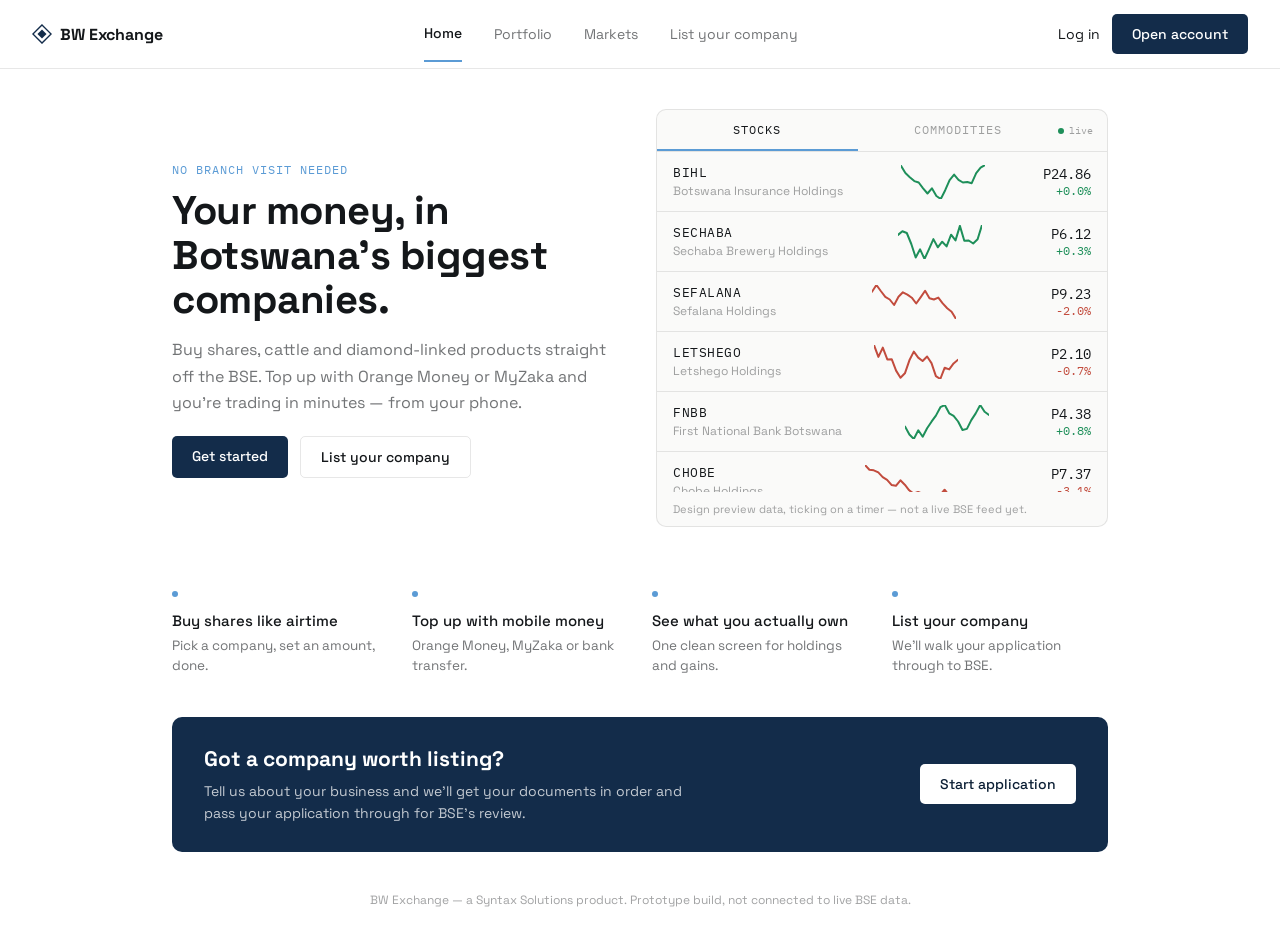
<file: index.html>
<!DOCTYPE html>
<html lang="en">
<head>
<meta charset="UTF-8" />
<meta name="viewport" content="width=device-width, initial-scale=1.0" />
<title>BW Exchange — Home</title>
<link rel="stylesheet" href="style.css" />
<style>
  .hero { display: grid; grid-template-columns: 1fr; gap: 32px; padding: 40px 32px 24px; max-width: 1000px; margin: 0 auto; align-items: center; }
  @media (min-width: 760px) { .hero { grid-template-columns: 1fr 1fr; } }
  .eyebrow { display: inline-block; color: var(--flag-blue); font-family: 'IBM Plex Mono', monospace; font-size: 12px; letter-spacing: 1px; text-transform: uppercase; margin-bottom: 12px; }
  .hero h1 { font-size: 40px; font-weight: 700; line-height: 1.12; letter-spacing: -0.5px; margin: 0; }
  .hero p { color: var(--text-secondary); font-size: 16px; margin-top: 14px; line-height: 1.65; max-width: 440px; }
  .hero-actions { display: flex; gap: 12px; margin-top: 20px; }
  .board { background: var(--off-white); border-radius: 10px; border: 1px solid var(--border); overflow: hidden; }
  .board-tabs { display: flex; border-bottom: 1px solid var(--border); align-items: center; }
  .board-tab { flex: 1; padding: 12px 0; background: none; border: none; cursor: pointer; font-family: 'IBM Plex Mono', monospace; font-size: 12px; letter-spacing: 1px; text-transform: uppercase; color: var(--text-muted); border-bottom: 2px solid transparent; }
  .board-tab.active { color: var(--black); border-bottom: 2px solid var(--flag-blue); }
  .live-dot { display: flex; align-items: center; gap: 5px; padding-right: 14px; font-size: 10px; color: var(--text-muted); font-family: 'IBM Plex Mono', monospace; }
  .live-dot span.dot { width: 6px; height: 6px; border-radius: 50%; background: var(--green); display: inline-block; }
  .board-rows { max-height: 340px; overflow-y: auto; }
  .row { display: flex; align-items: center; justify-content: space-between; padding: 12px 16px; border-bottom: 1px solid var(--border); }
  .row:last-child { border-bottom: none; }
  .row .sym { font-family: 'IBM Plex Mono', monospace; font-size: 13px; letter-spacing: 0.5px; }
  .row .name { font-size: 12px; color: var(--text-muted); margin-top: 2px; }
  .row .price { font-family: 'IBM Plex Mono', monospace; font-size: 14px; text-align: right; }
  .row .chg { font-family: 'IBM Plex Mono', monospace; font-size: 12px; text-align: right; }
  .board-note { padding: 10px 16px; font-size: 11px; color: var(--text-muted); }

  .features { display: grid; grid-template-columns: 1fr; gap: 24px; max-width: 1000px; margin: 40px auto 0; padding: 0 32px; }
  @media (min-width: 760px) { .features { grid-template-columns: repeat(4, 1fr); } }
  .feature .dot { width: 6px; height: 6px; border-radius: 50%; background: var(--flag-blue); margin-bottom: 14px; }
  .feature h3 { font-size: 15px; font-weight: 500; margin: 0 0 6px; }
  .feature p { font-size: 13.5px; color: var(--text-secondary); line-height: 1.5; margin: 0; }

  .cta-band { max-width: 1000px; margin: 40px auto 0; padding: 0 32px; }
  .cta-inner { background: var(--navy); border-radius: 10px; padding: 28px 32px; display: flex; align-items: center; justify-content: space-between; gap: 24px; flex-wrap: wrap; }
  .cta-inner h3 { color: var(--white); font-size: 21px; margin: 0 0 8px; }
  .cta-inner p { color: rgba(255,255,255,0.75); font-size: 14px; line-height: 1.6; margin: 0; max-width: 480px; }
  .cta-inner .btn { background: var(--white); color: var(--navy-deep); white-space: nowrap; }
</style>
</head>
<body>

<nav class="nav">
  <a href="index.html" class="nav-logo">
    <svg width="20" height="20" viewBox="0 0 22 22"><polygon points="11,1 21,11 11,21 1,11" fill="none" stroke="#132C4A" stroke-width="1.5"/><polygon points="11,6 16,11 11,16 6,11" fill="#132C4A"/></svg>
    BW Exchange
  </a>
  <div class="nav-links">
    <a href="index.html" class="active">Home</a>
    <a href="dashboard.html">Portfolio</a>
    <a href="trade.html">Markets</a>
    <a href="listing-request.html">List your company</a>
  </div>
  <div class="nav-right">
    <a href="onboarding.html" class="btn-text">Log in</a>
    <a href="onboarding.html" class="btn btn-primary">Open account</a>
    <button class="nav-toggle" id="nav-toggle" aria-label="Menu">
      <svg width="22" height="22" viewBox="0 0 22 22"><line x1="3" y1="6" x2="19" y2="6" stroke="#14171A" stroke-width="1.6"/><line x1="3" y1="11" x2="19" y2="11" stroke="#14171A" stroke-width="1.6"/><line x1="3" y1="16" x2="19" y2="16" stroke="#14171A" stroke-width="1.6"/></svg>
    </button>
  </div>
  <div class="nav-dropdown" id="nav-dropdown">
    <a href="index.html" class="active">Home</a>
    <a href="dashboard.html">Portfolio</a>
    <a href="trade.html">Markets</a>
    <a href="listing-request.html">List your company</a>
    <a href="onboarding.html">Log in / Open account</a>
  </div>
</nav>

<div class="hero">
  <div>
    <div class="eyebrow">No branch visit needed</div>
    <h1>Your money, in Botswana's biggest companies.</h1>
    <p>Buy shares, cattle and diamond-linked products straight off the BSE. Top up with Orange Money or MyZaka and you're trading in minutes — from your phone.</p>
    <div class="hero-actions">
      <a href="onboarding.html" class="btn btn-primary">Get started</a>
      <a href="listing-request.html" class="btn btn-ghost">List your company</a>
    </div>
  </div>

  <div class="board">
    <div class="board-tabs">
      <button class="board-tab active" data-tab="stocks">Stocks</button>
      <button class="board-tab" data-tab="commodities">Commodities</button>
      <div class="live-dot"><span class="dot"></span>live</div>
    </div>
    <div class="board-rows" id="board-rows"></div>
    <div class="board-note">Design preview data, ticking on a timer — not a live BSE feed yet.</div>
  </div>
</div>

<div class="features">
  <div class="feature"><div class="dot"></div><h3>Buy shares like airtime</h3><p>Pick a company, set an amount, done.</p></div>
  <div class="feature"><div class="dot"></div><h3>Top up with mobile money</h3><p>Orange Money, MyZaka or bank transfer.</p></div>
  <div class="feature"><div class="dot"></div><a href="dashboard.html"><h3>See what you actually own</h3></a><p>One clean screen for holdings and gains.</p></div>
  <div class="feature"><div class="dot"></div><a href="listing-request.html"><h3>List your company</h3></a><p>We'll walk your application through to BSE.</p></div>
</div>

<div class="cta-band">
  <div class="cta-inner">
    <div>
      <h3>Got a company worth listing?</h3>
      <p>Tell us about your business and we'll get your documents in order and pass your application through for BSE's review.</p>
    </div>
    <a href="listing-request.html" class="btn">Start application</a>
  </div>
</div>

<div class="footer">BW Exchange — a Syntax Solutions product. Prototype build, not connected to live BSE data.</div>

<script>
document.getElementById("nav-toggle").addEventListener("click", () => {
  document.getElementById("nav-dropdown").classList.toggle("open");
});

const NAMES = {
  BIHL: "Botswana Insurance Holdings", SECHABA: "Sechaba Brewery Holdings", SEFALANA: "Sefalana Holdings",
  LETSHEGO: "Letshego Holdings", FNBB: "First National Bank Botswana", CHOBE: "Chobe Holdings",
  "ABSA BW": "Absa Bank Botswana", "STANCHART BW": "Standard Chartered Botswana", TURNSTAR: "Turnstar Holdings",
  RDCP: "RDC Properties", "ENGEN BW": "Engen Botswana", MINERGY: "Minergy Limited",
  "DIAMOND IDX": "Rough diamond price index", "CATTLE & BEEF": "Cattle and beef futures",
  "COPPER-NICKEL": "Copper-nickel index", "COAL EXPORT": "Coal export index",
};
const STOCKS = [
  ["BIHL", 24.85], ["SECHABA", 6.1], ["SEFALANA", 9.42], ["LETSHEGO", 2.11], ["FNBB", 4.35],
  ["CHOBE", 7.6], ["ABSA BW", 14.2], ["STANCHART BW", 118], ["TURNSTAR", 2.85], ["RDCP", 3.4],
  ["ENGEN BW", 12.9], ["MINERGY", 4.65],
];
const COMMODITIES = [["DIAMOND IDX", 118.4], ["CATTLE & BEEF", 41.2], ["COPPER-NICKEL", 76.5], ["COAL EXPORT", 33.1]];

function makeHistory(base, len = 20) {
  const h = [base];
  for (let i = 1; i < len; i++) h.push(Math.max(0.5, h[i - 1] + (Math.random() - 0.49) * base * 0.012));
  return h;
}
let boards = {
  stocks: STOCKS.map(([sym, base]) => ({ sym, history: makeHistory(base) })),
  commodities: COMMODITIES.map(([sym, base]) => ({ sym, history: makeHistory(base) })),
};
let activeTab = "stocks";

function sparkPath(history, w = 84, h = 34) {
  const min = Math.min(...history), max = Math.max(...history), range = max - min || 1;
  const step = w / (history.length - 1);
  return history.map((v, i) => `${i === 0 ? "M" : "L"}${(i * step).toFixed(1)},${(h - ((v - min) / range) * h).toFixed(1)}`).join(" ");
}

function renderBoard() {
  const el = document.getElementById("board-rows");
  el.innerHTML = boards[activeTab].map((t) => {
    const first = t.history[0], last = t.history[t.history.length - 1];
    const chg = ((last - first) / first) * 100;
    const up = chg >= 0;
    const color = up ? "var(--green)" : "var(--red)";
    return `<div class="row">
      <div><div class="sym">${t.sym}</div><div class="name">${NAMES[t.sym] || t.sym}</div></div>
      <svg width="84" height="34" viewBox="0 0 84 34"><path d="${sparkPath(t.history)}" fill="none" stroke="${color}" stroke-width="2" stroke-linecap="round" stroke-linejoin="round"/></svg>
      <div><div class="price">P${last.toFixed(2)}</div><div class="chg" style="color:${color}">${up ? "+" : ""}${chg.toFixed(1)}%</div></div>
    </div>`;
  }).join("");
}

document.querySelectorAll(".board-tab").forEach((btn) => {
  btn.addEventListener("click", () => {
    document.querySelectorAll(".board-tab").forEach((b) => b.classList.remove("active"));
    btn.classList.add("active");
    activeTab = btn.dataset.tab;
    renderBoard();
  });
});

setInterval(() => {
  Object.keys(boards).forEach((k) => {
    boards[k] = boards[k].map((t) => {
      const last = t.history[t.history.length - 1];
      const next = Math.max(0.5, last + (Math.random() - 0.49) * last * 0.014);
      return { ...t, history: [...t.history.slice(1), next] };
    });
  });
  renderBoard();
}, 1400);

renderBoard();
</script>
</body>
</html>
</file>
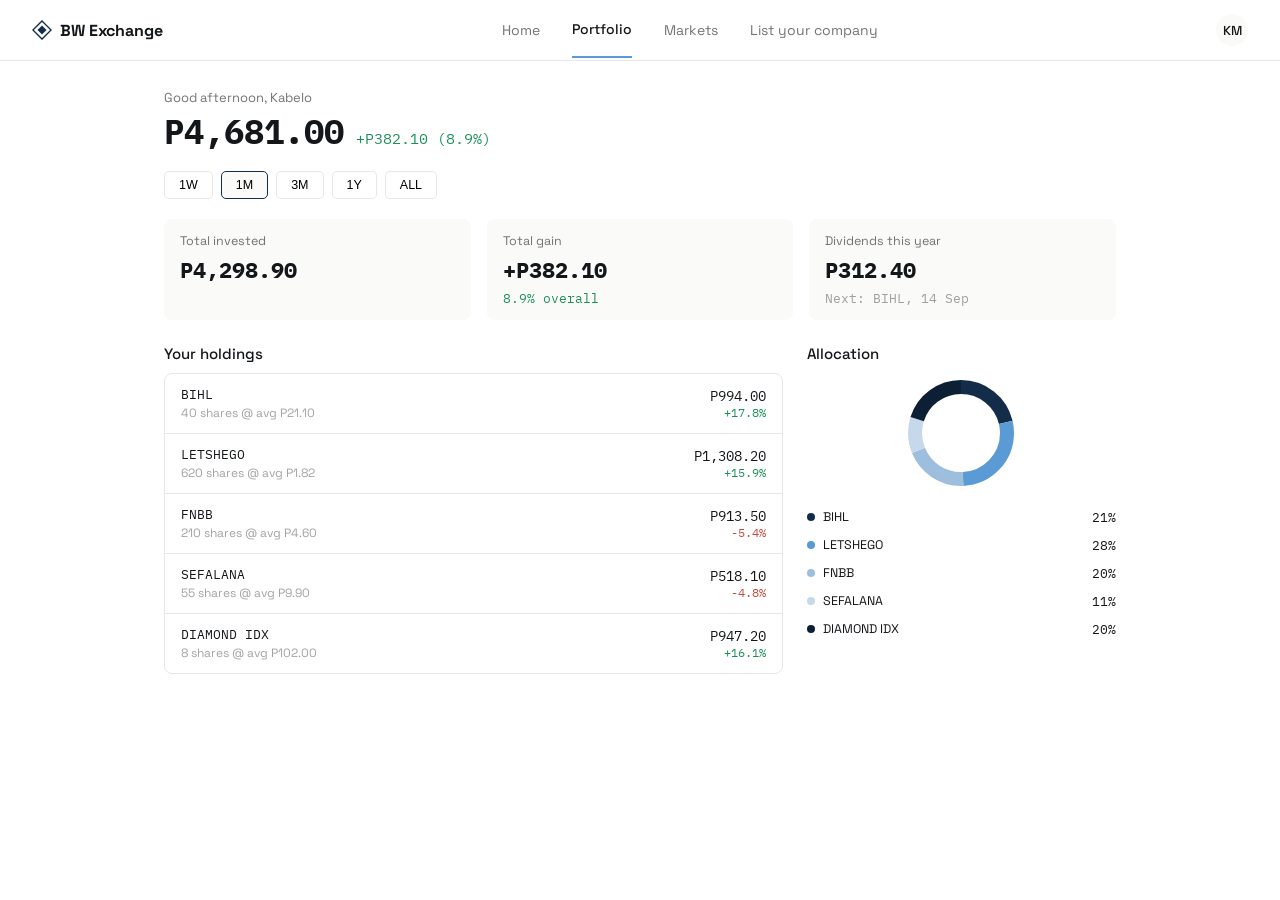
<file: dashboard.html>
<!DOCTYPE html>
<html lang="en">
<head>
<meta charset="UTF-8" />
<meta name="viewport" content="width=device-width, initial-scale=1.0" />
<title>BW Exchange — Portfolio</title>
<link rel="stylesheet" href="style.css" />
<style>
  .greeting { font-size: 13px; color: var(--text-secondary); margin-bottom: 3px; }
  .total-row { display: flex; align-items: baseline; gap: 12px; margin-bottom: 18px; }
  .total-value { font-size: 34px; font-weight: 700; font-family: 'IBM Plex Mono', monospace; }
  .total-gain { font-size: 15px; font-family: 'IBM Plex Mono', monospace; }
  .range-pills { display: flex; gap: 8px; margin-bottom: 20px; }
  .range-pills button { padding: 6px 14px; border-radius: 5px; border: 1px solid var(--border); background: var(--white); font-size: 12.5px; cursor: pointer; }
  .range-pills button.active { border-color: var(--navy); background: var(--off-white); }
  .metrics { display: flex; gap: 16px; margin-bottom: 24px; flex-wrap: wrap; }
  .metric-card { background: var(--off-white); border-radius: 8px; padding: 14px 16px; flex: 1; min-width: 160px; }
  .metric-card .label { font-size: 12.5px; color: var(--text-secondary); margin-bottom: 6px; }
  .metric-card .value { font-size: 22px; font-weight: 700; font-family: 'IBM Plex Mono', monospace; }
  .metric-card .sub { font-size: 12.5px; margin-top: 6px; font-family: 'IBM Plex Mono', monospace; color: var(--text-muted); }
  .grid-main { display: grid; grid-template-columns: 1fr; gap: 24px; }
  @media (min-width: 760px) { .grid-main { grid-template-columns: 2fr 1fr; } }
  .section-title { font-size: 15px; font-weight: 500; margin-bottom: 10px; }
  .holdings-list { border: 1px solid var(--border); border-radius: 8px; overflow: hidden; }
  .holding-row { display: flex; align-items: center; justify-content: space-between; padding: 12px 16px; border-bottom: 1px solid var(--border); }
  .holding-row:last-child { border-bottom: none; }
  .holding-row .sym { font-family: 'IBM Plex Mono', monospace; font-size: 13px; }
  .holding-row .desc { font-size: 12px; color: var(--text-muted); margin-top: 2px; }
  .holding-row .value { font-family: 'IBM Plex Mono', monospace; font-size: 14px; text-align: right; }
  .holding-row .pct { font-family: 'IBM Plex Mono', monospace; font-size: 12px; text-align: right; }
  .alloc-legend { display: flex; align-items: center; justify-content: space-between; padding: 6px 0; font-size: 12.5px; }
  .alloc-dot { width: 8px; height: 8px; border-radius: 50%; display: inline-block; margin-right: 8px; }
</style>
</head>
<body>

<nav class="nav">
  <a href="index.html" class="nav-logo">
    <svg width="20" height="20" viewBox="0 0 22 22"><polygon points="11,1 21,11 11,21 1,11" fill="none" stroke="#132C4A" stroke-width="1.5"/><polygon points="11,6 16,11 11,16 6,11" fill="#132C4A"/></svg>
    BW Exchange
  </a>
  <div class="nav-links">
    <a href="index.html">Home</a>
    <a href="dashboard.html" class="active">Portfolio</a>
    <a href="trade.html">Markets</a>
    <a href="listing-request.html">List your company</a>
  </div>
  <div class="nav-right">
    <div class="avatar">KM</div>
    <button class="nav-toggle" id="nav-toggle" aria-label="Menu">
      <svg width="22" height="22" viewBox="0 0 22 22"><line x1="3" y1="6" x2="19" y2="6" stroke="#14171A" stroke-width="1.6"/><line x1="3" y1="11" x2="19" y2="11" stroke="#14171A" stroke-width="1.6"/><line x1="3" y1="16" x2="19" y2="16" stroke="#14171A" stroke-width="1.6"/></svg>
    </button>
  </div>
  <div class="nav-dropdown" id="nav-dropdown">
    <a href="index.html">Home</a>
    <a href="dashboard.html" class="active">Portfolio</a>
    <a href="trade.html">Markets</a>
    <a href="listing-request.html">List your company</a>
  </div>
</nav>

<div class="container">
  <div class="greeting">Good afternoon, Kabelo</div>
  <div class="total-row">
    <div class="total-value" id="total-value">P0.00</div>
    <div class="total-gain" id="total-gain"></div>
  </div>

  <div class="range-pills" id="range-pills">
    <button data-r="1W">1W</button>
    <button data-r="1M" class="active">1M</button>
    <button data-r="3M">3M</button>
    <button data-r="1Y">1Y</button>
    <button data-r="ALL">ALL</button>
  </div>

  <div class="metrics">
    <div class="metric-card"><div class="label">Total invested</div><div class="value" id="m-invested"></div></div>
    <div class="metric-card"><div class="label">Total gain</div><div class="value" id="m-gain"></div><div class="sub" id="m-gain-pct"></div></div>
    <div class="metric-card"><div class="label">Dividends this year</div><div class="value">P312.40</div><div class="sub">Next: BIHL, 14 Sep</div></div>
  </div>

  <div class="grid-main">
    <div>
      <div class="section-title">Your holdings</div>
      <div class="holdings-list" id="holdings-list"></div>
    </div>
    <div>
      <div class="section-title">Allocation</div>
      <div style="display:flex;justify-content:center;margin-bottom:10px" id="donut-wrap"></div>
      <div id="alloc-legend"></div>
    </div>
  </div>
</div>

<script>
document.getElementById("nav-toggle").addEventListener("click", () => {
  document.getElementById("nav-dropdown").classList.toggle("open");
});

const HOLDINGS = [
  { sym: "BIHL", name: "Botswana Insurance Holdings", shares: 40, avg: 21.1, price: 24.85 },
  { sym: "LETSHEGO", name: "Letshego Holdings", shares: 620, avg: 1.82, price: 2.11 },
  { sym: "FNBB", name: "First National Bank Botswana", shares: 210, avg: 4.6, price: 4.35 },
  { sym: "SEFALANA", name: "Sefalana Holdings", shares: 55, avg: 9.9, price: 9.42 },
  { sym: "DIAMOND IDX", name: "Diamond-linked note", shares: 8, avg: 102.0, price: 118.4 },
];
const ALLOC_COLORS = ["#132C4A", "#5B9BD5", "#9DBEDD", "#C7D8EA", "#0C1F35"];

function money(n) {
  return "P" + n.toLocaleString("en-BW", { minimumFractionDigits: 2, maximumFractionDigits: 2 });
}

const rows = HOLDINGS.map((h) => {
  const value = h.shares * h.price;
  const cost = h.shares * h.avg;
  const gain = value - cost;
  const gainPct = (gain / cost) * 100;
  return { ...h, value, cost, gain, gainPct };
});
const totalValue = rows.reduce((a, r) => a + r.value, 0);
const totalCost = rows.reduce((a, r) => a + r.cost, 0);
const totalGain = totalValue - totalCost;
const totalGainPct = (totalGain / totalCost) * 100;

document.getElementById("total-value").textContent = money(totalValue);
const gainEl = document.getElementById("total-gain");
gainEl.textContent = `${totalGain >= 0 ? "+" : ""}${money(totalGain)} (${totalGainPct.toFixed(1)}%)`;
gainEl.style.color = totalGain >= 0 ? "var(--green)" : "var(--red)";

document.getElementById("m-invested").textContent = money(totalCost);
document.getElementById("m-gain").textContent = (totalGain >= 0 ? "+" : "") + money(totalGain);
const gainPctEl = document.getElementById("m-gain-pct");
gainPctEl.textContent = totalGainPct.toFixed(1) + "% overall";
gainPctEl.style.color = totalGain >= 0 ? "var(--green)" : "var(--red)";

document.getElementById("holdings-list").innerHTML = rows.map((r) => {
  const color = r.gain >= 0 ? "var(--green)" : "var(--red)";
  return `<div class="holding-row">
    <div><div class="sym">${r.sym}</div><div class="desc">${r.shares.toLocaleString()} shares @ avg P${r.avg.toFixed(2)}</div></div>
    <div><div class="value">${money(r.value)}</div><div class="pct" style="color:${color}">${r.gain >= 0 ? "+" : ""}${r.gainPct.toFixed(1)}%</div></div>
  </div>`;
}).join("");

// Donut chart
const r = 46, c = 2 * Math.PI * r;
let acc = 0;
const segments = rows.map((row, i) => {
  const frac = row.value / totalValue;
  const dash = frac * c;
  const circle = `<circle cx="60" cy="60" r="${r}" fill="none" stroke="${ALLOC_COLORS[i % ALLOC_COLORS.length]}" stroke-width="14" stroke-dasharray="${dash} ${c - dash}" stroke-dashoffset="${-acc}" />`;
  acc += dash;
  return circle;
}).join("");
document.getElementById("donut-wrap").innerHTML = `<svg width="120" height="120" viewBox="0 0 120 120"><g transform="rotate(-90 60 60)">${segments}</g></svg>`;

document.getElementById("alloc-legend").innerHTML = rows.map((r, i) => `
  <div class="alloc-legend">
    <span><span class="alloc-dot" style="background:${ALLOC_COLORS[i % ALLOC_COLORS.length]}"></span>${r.sym}</span>
    <span class="mono">${((r.value / totalValue) * 100).toFixed(0)}%</span>
  </div>`).join("");

document.querySelectorAll("#range-pills button").forEach((b) => {
  b.addEventListener("click", () => {
    document.querySelectorAll("#range-pills button").forEach((x) => x.classList.remove("active"));
    b.classList.add("active");
  });
});
</script>
</body>
</html>
</file>
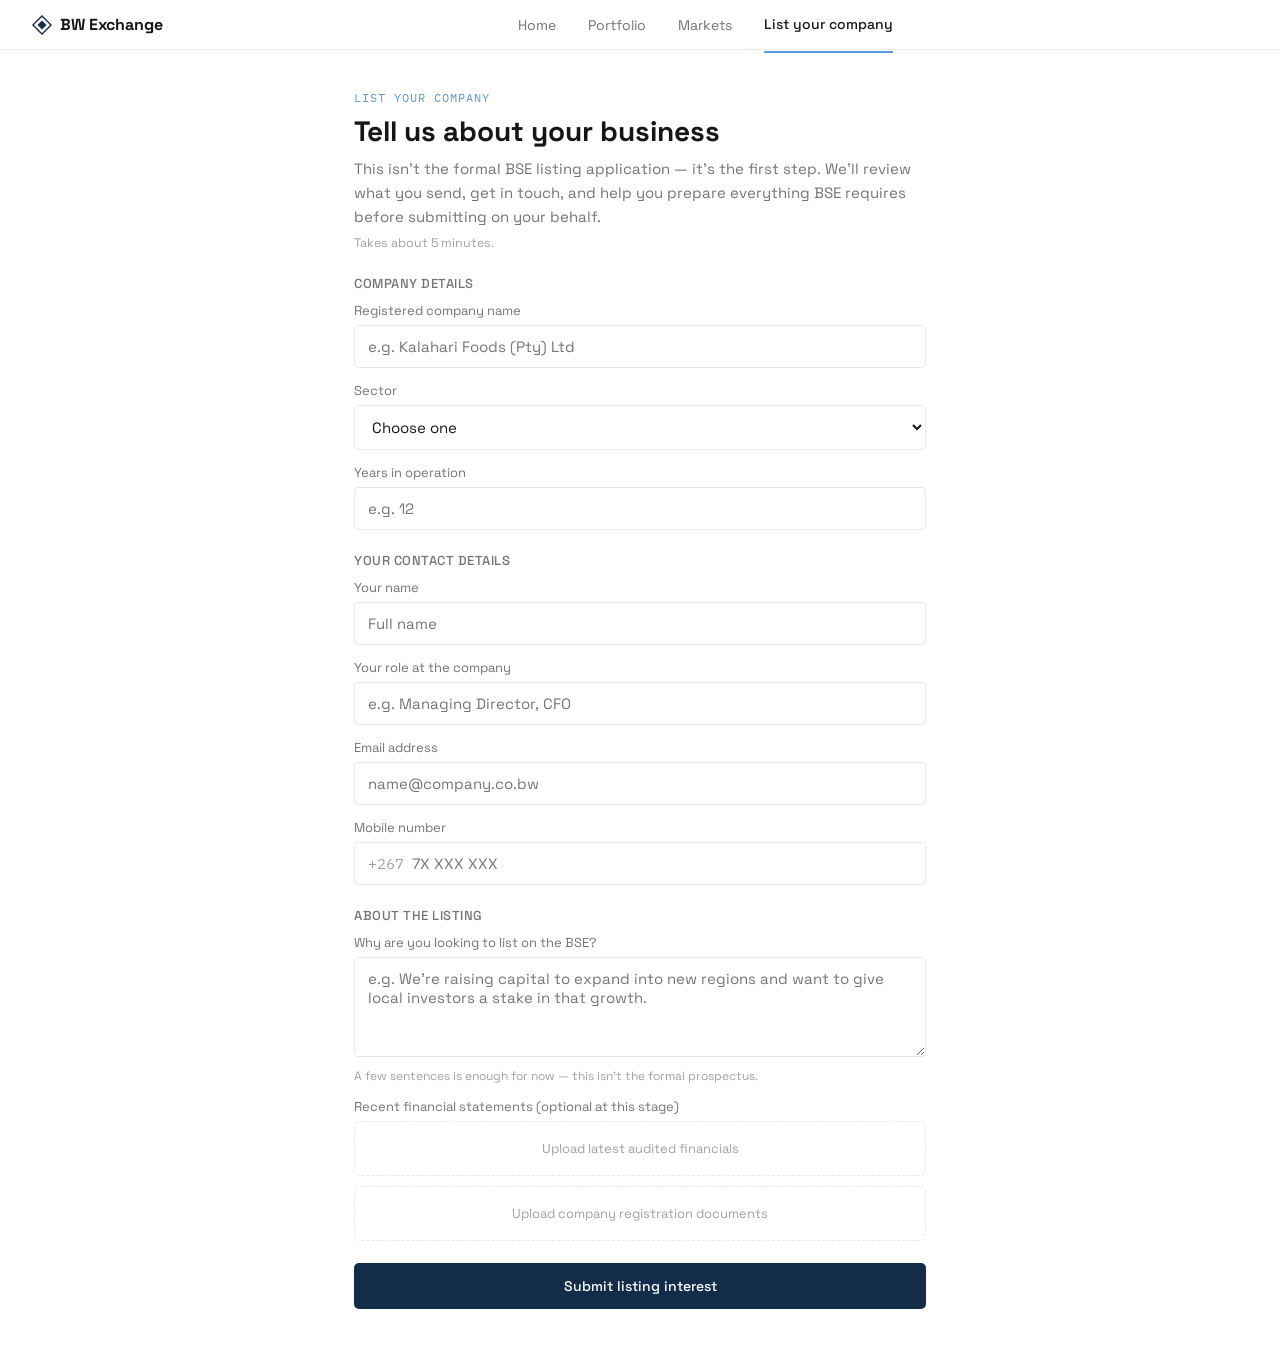
<file: listing-request.html>
<!DOCTYPE html>
<html lang="en">
<head>
<meta charset="UTF-8" />
<meta name="viewport" content="width=device-width, initial-scale=1.0" />
<title>BW Exchange — List your company</title>
<link rel="stylesheet" href="style.css" />
<style>
  .eyebrow { display: inline-block; color: var(--flag-blue); font-size: 12px; letter-spacing: 1px; text-transform: uppercase; font-family: 'IBM Plex Mono', monospace; margin-bottom: 8px; }
  h1 { font-size: 28px; font-weight: 700; margin: 0 0 8px; }
  .intro { color: var(--text-secondary); font-size: 15px; line-height: 1.6; margin: 0 0 6px; }
  .intro-sub { color: var(--text-muted); font-size: 12.5px; margin: 0 0 24px; }
  .section-label { font-size: 13px; font-weight: 500; color: var(--text-secondary); margin: 22px 0 10px; text-transform: uppercase; letter-spacing: 0.5px; }
  #confirmation { display: none; text-align: center; padding: 56px 24px; max-width: 480px; margin: 0 auto; }
  .check-circle { width: 48px; height: 48px; border-radius: 50%; background: var(--off-white); display: flex; align-items: center; justify-content: center; margin: 0 auto 14px; font-size: 20px; color: var(--green); }
  #confirmation h2 { font-size: 22px; font-weight: 700; margin: 0 0 10px; }
  #confirmation p { color: var(--text-secondary); font-size: 14.5px; line-height: 1.6; margin: 0 0 20px; }
  .next-steps { border: 1px solid var(--border); border-radius: 8px; padding: 18px 20px; text-align: left; }
  .next-steps .label { font-size: 12.5px; color: var(--text-muted); margin-bottom: 10px; }
  .step-item { display: flex; align-items: center; gap: 10px; padding: 8px 0; }
  .step-num { width: 20px; height: 20px; border-radius: 50%; background: var(--off-white); color: var(--text-muted); font-size: 11px; font-family: 'IBM Plex Mono', monospace; display: flex; align-items: center; justify-content: center; flex-shrink: 0; }
  .step-num.current { background: var(--navy); color: var(--white); }
  .step-text { font-size: 13.5px; color: var(--text-secondary); }
  .step-text.current { color: var(--black); }
</style>
</head>
<body>

<nav class="nav">
  <a href="index.html" class="nav-logo">
    <svg width="20" height="20" viewBox="0 0 22 22"><polygon points="11,1 21,11 11,21 1,11" fill="none" stroke="#132C4A" stroke-width="1.5"/><polygon points="11,6 16,11 11,16 6,11" fill="#132C4A"/></svg>
    BW Exchange
  </a>
  <div class="nav-links">
    <a href="index.html">Home</a>
    <a href="dashboard.html">Portfolio</a>
    <a href="trade.html">Markets</a>
    <a href="listing-request.html" class="active">List your company</a>
  </div>
  <div class="nav-right">
    <button class="nav-toggle" id="nav-toggle" aria-label="Menu">
      <svg width="22" height="22" viewBox="0 0 22 22"><line x1="3" y1="6" x2="19" y2="6" stroke="#14171A" stroke-width="1.6"/><line x1="3" y1="11" x2="19" y2="11" stroke="#14171A" stroke-width="1.6"/><line x1="3" y1="16" x2="19" y2="16" stroke="#14171A" stroke-width="1.6"/></svg>
    </button>
  </div>
  <div class="nav-dropdown" id="nav-dropdown">
    <a href="index.html">Home</a>
    <a href="dashboard.html">Portfolio</a>
    <a href="trade.html">Markets</a>
    <a href="listing-request.html" class="active">List your company</a>
  </div>
</nav>

<div class="container-form" id="form-view">
  <div class="eyebrow">List your company</div>
  <h1>Tell us about your business</h1>
  <p class="intro">This isn't the formal BSE listing application — it's the first step. We'll review what you send, get in touch, and help you prepare everything BSE requires before submitting on your behalf.</p>
  <p class="intro-sub">Takes about 5 minutes.</p>

  <div class="section-label">Company details</div>
  <div class="field">
    <label>Registered company name</label>
    <input id="f-company" placeholder="e.g. Kalahari Foods (Pty) Ltd" />
    <div class="error" id="e-company"></div>
  </div>
  <div class="field">
    <label>Sector</label>
    <select id="f-sector">
      <option value="">Choose one</option>
      <option>Financial services</option>
      <option>Mining and resources</option>
      <option>Retail and consumer</option>
      <option>Property</option>
      <option>Agriculture</option>
      <option>Telecommunications</option>
      <option>Manufacturing</option>
      <option>Other</option>
    </select>
    <div class="error" id="e-sector"></div>
  </div>
  <div class="field">
    <label>Years in operation</label>
    <input id="f-years" placeholder="e.g. 12" />
  </div>

  <div class="section-label">Your contact details</div>
  <div class="field">
    <label>Your name</label>
    <input id="f-contact" placeholder="Full name" />
    <div class="error" id="e-contact"></div>
  </div>
  <div class="field">
    <label>Your role at the company</label>
    <input id="f-role" placeholder="e.g. Managing Director, CFO" />
  </div>
  <div class="field">
    <label>Email address</label>
    <input id="f-email" placeholder="name@company.co.bw" />
    <div class="error" id="e-email"></div>
  </div>
  <div class="field">
    <label>Mobile number</label>
    <div class="phone-input"><span>+267</span><input id="f-phone" placeholder="7X XXX XXX" /></div>
    <div class="error" id="e-phone"></div>
  </div>

  <div class="section-label">About the listing</div>
  <div class="field">
    <label>Why are you looking to list on the BSE?</label>
    <textarea id="f-motivation" rows="4" placeholder="e.g. We're raising capital to expand into new regions and want to give local investors a stake in that growth."></textarea>
    <div class="hint" id="h-motivation">A few sentences is enough for now — this isn't the formal prospectus.</div>
    <div class="error" id="e-motivation"></div>
  </div>
  <div class="field">
    <label>Recent financial statements (optional at this stage)</label>
    <div class="upload-slot">Upload latest audited financials</div>
    <div class="upload-slot">Upload company registration documents</div>
  </div>

  <button class="btn btn-primary" style="width:100%;padding:14px 0;margin-top:8px" id="submit-btn">Submit listing interest</button>
</div>

<div id="confirmation">
  <div class="check-circle">✓</div>
  <h2>Application received</h2>
  <p id="confirm-text"></p>
  <div class="next-steps">
    <div class="label">What happens next</div>
    <div class="step-item"><div class="step-num current">1</div><div class="step-text current">Initial review of your submission</div></div>
    <div class="step-item"><div class="step-num">2</div><div class="step-text">A call to walk through requirements</div></div>
    <div class="step-item"><div class="step-num">3</div><div class="step-text">Document collection and pre-application review</div></div>
    <div class="step-item"><div class="step-num">4</div><div class="step-text">Formal submission to BSE</div></div>
  </div>
</div>

<script>
document.getElementById("nav-toggle").addEventListener("click", () => {
  document.getElementById("nav-dropdown").classList.toggle("open");
});

function setError(id, msg) {
  const errEl = document.getElementById("e-" + id);
  if (errEl) errEl.textContent = msg;
  const input = document.getElementById("f-" + id);
  if (input) input.classList.add("error-input");
}
function clearErrors() {
  document.querySelectorAll(".error").forEach((e) => (e.textContent = ""));
  document.querySelectorAll("input, select, textarea").forEach((e) => e.classList.remove("error-input"));
}

document.getElementById("submit-btn").addEventListener("click", () => {
  clearErrors();
  const company = document.getElementById("f-company").value.trim();
  const sector = document.getElementById("f-sector").value;
  const contact = document.getElementById("f-contact").value.trim();
  const email = document.getElementById("f-email").value.trim();
  const phone = document.getElementById("f-phone").value.trim();
  const motivation = document.getElementById("f-motivation").value.trim();

  let ok = true;
  if (!company) { setError("company", "Enter your company's registered name"); ok = false; }
  if (!sector) { setError("sector", "Choose the closest sector"); ok = false; }
  if (!contact) { setError("contact", "Enter a contact name"); ok = false; }
  if (!/^[^\s@]+@[^\s@]+\.[^\s@]+$/.test(email)) { setError("email", "Enter a valid email address"); ok = false; }
  if (!/^\d{8}$/.test(phone.replace(/\s/g, ""))) { setError("phone", "Enter a valid 8-digit Botswana number"); ok = false; }
  if (motivation.length < 30) { setError("motivation", "Give a bit more detail — at least a few sentences"); ok = false; }
  if (!ok) return;

  document.getElementById("form-view").style.display = "none";
  document.getElementById("confirmation").style.display = "block";
  document.getElementById("confirm-text").textContent =
    `We've logged ${company}'s listing interest. Our team will be in touch with ${contact} at ${email} within 5 working days to walk through BSE's documentation requirements.`;
});
</script>
</body>
</html>
</file>
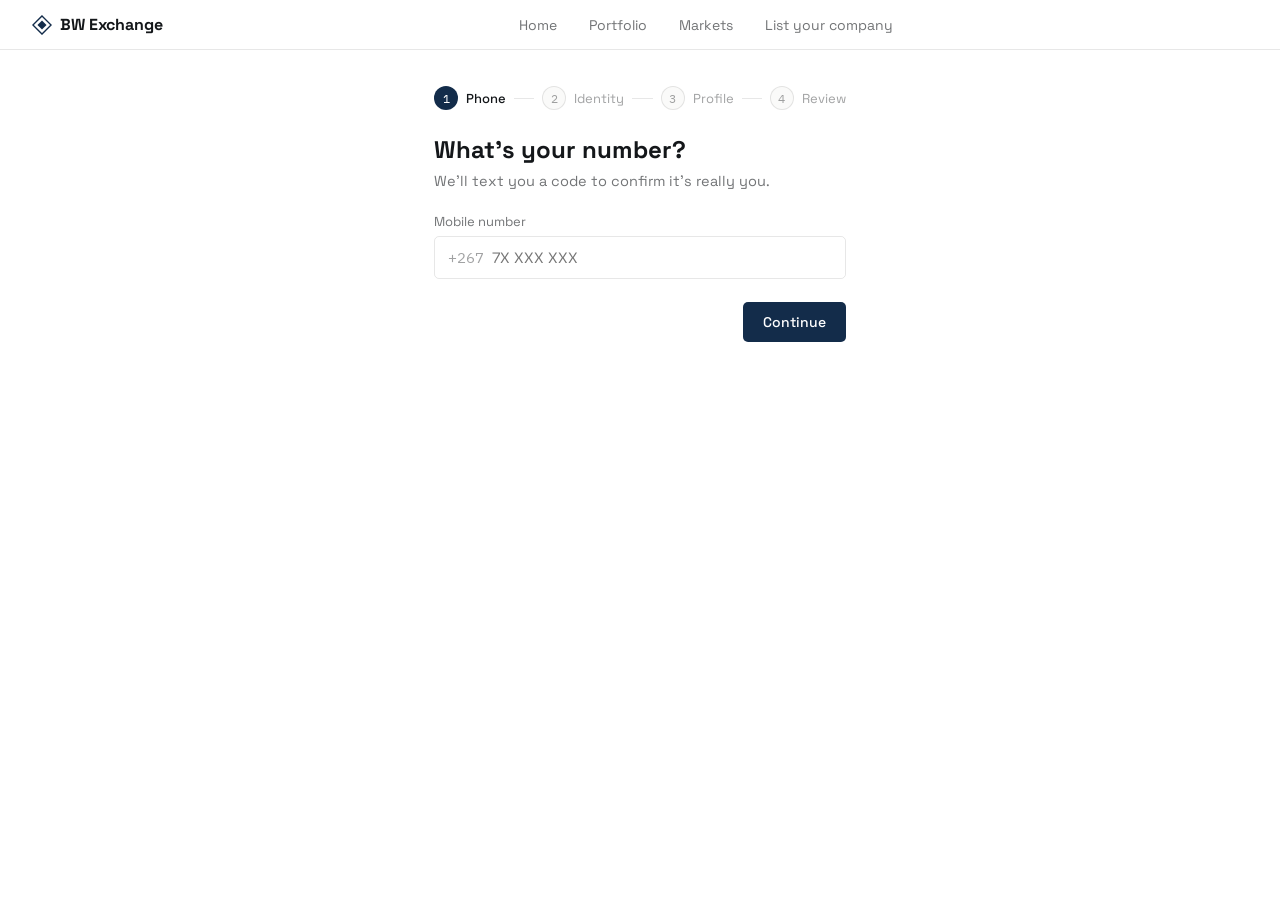
<file: onboarding.html>
<!DOCTYPE html>
<html lang="en">
<head>
<meta charset="UTF-8" />
<meta name="viewport" content="width=device-width, initial-scale=1.0" />
<title>BW Exchange — Sign up</title>
<link rel="stylesheet" href="style.css" />
<style>
  .stepper { display: flex; align-items: center; gap: 8px; margin-bottom: 24px; }
  .step-dot { width: 24px; height: 24px; border-radius: 50%; display: flex; align-items: center; justify-content: center; font-size: 12px; font-family: 'IBM Plex Mono', monospace; background: var(--off-white); color: var(--text-muted); border: 1px solid var(--border); }
  .step-dot.done, .step-dot.current { background: var(--navy); color: var(--white); border: none; }
  .step-label { font-size: 13px; color: var(--text-muted); }
  .step-label.current { color: var(--black); font-weight: 500; }
  .step-line { width: 24px; height: 1px; background: var(--border); }
  .panel { display: none; }
  .panel.active { display: block; }
  h2 { font-size: 24px; font-weight: 700; margin: 0 0 6px; }
  .subtext { color: var(--text-secondary); font-size: 14.5px; margin: 0 0 20px; line-height: 1.5; }
  .seg { display: flex; gap: 8px; }
  .seg button { flex: 1; padding: 10px 8px; border-radius: 5px; border: 1px solid var(--border); background: var(--white); color: var(--black); font-size: 13.5px; cursor: pointer; }
  .seg button.selected { border-color: var(--navy); background: var(--off-white); }
  .review-row { display: flex; align-items: center; justify-content: space-between; padding: 13px 0; border-bottom: 1px solid var(--border); }
  .review-row:last-child { border-bottom: none; }
  .review-row .k { font-size: 13.5px; color: var(--text-secondary); }
  .review-row .v { font-size: 13.5px; font-weight: 500; text-align: right; }
  .review-box { background: var(--off-white); border-radius: 8px; border: 1px solid var(--border); padding: 6px 18px; }
  .disclaimer { font-size: 12.5px; color: var(--text-muted); margin-top: 16px; line-height: 1.6; }
  .nav-buttons { display: flex; align-items: center; justify-content: space-between; margin-top: 22px; }
</style>
</head>
<body>

<nav class="nav">
  <a href="index.html" class="nav-logo">
    <svg width="20" height="20" viewBox="0 0 22 22"><polygon points="11,1 21,11 11,21 1,11" fill="none" stroke="#132C4A" stroke-width="1.5"/><polygon points="11,6 16,11 11,16 6,11" fill="#132C4A"/></svg>
    BW Exchange
  </a>
  <div class="nav-links">
    <a href="index.html">Home</a>
    <a href="dashboard.html">Portfolio</a>
    <a href="trade.html">Markets</a>
    <a href="listing-request.html">List your company</a>
  </div>
  <div class="nav-right">
    <button class="nav-toggle" id="nav-toggle" aria-label="Menu">
      <svg width="22" height="22" viewBox="0 0 22 22"><line x1="3" y1="6" x2="19" y2="6" stroke="#14171A" stroke-width="1.6"/><line x1="3" y1="11" x2="19" y2="11" stroke="#14171A" stroke-width="1.6"/><line x1="3" y1="16" x2="19" y2="16" stroke="#14171A" stroke-width="1.6"/></svg>
    </button>
  </div>
  <div class="nav-dropdown" id="nav-dropdown">
    <a href="index.html">Home</a>
    <a href="dashboard.html">Portfolio</a>
    <a href="trade.html">Markets</a>
    <a href="listing-request.html">List your company</a>
  </div>
</nav>

<div class="container-narrow">
  <div class="stepper" id="stepper"></div>

  <div class="panel active" data-panel="0">
    <h2>What's your number?</h2>
    <p class="subtext">We'll text you a code to confirm it's really you.</p>
    <div class="field">
      <label>Mobile number</label>
      <div class="phone-input"><span>+267</span><input id="f-phone" placeholder="7X XXX XXX" /></div>
      <div class="error" id="e-phone"></div>
    </div>
  </div>

  <div class="panel" data-panel="1">
    <h2>Confirm who you are</h2>
    <p class="subtext">This is required by BSE and NBFIRA before any account can trade.</p>
    <div class="field">
      <label>Full name, as on your Omang</label>
      <input id="f-name" placeholder="Kabelo T. Molefe" />
      <div class="error" id="e-name"></div>
    </div>
    <div class="field">
      <label>Omang number</label>
      <input id="f-omang" placeholder="123456789" />
      <div class="error" id="e-omang"></div>
    </div>
    <div class="field">
      <label>Date of birth</label>
      <input id="f-dob" type="date" />
      <div class="error" id="e-dob"></div>
    </div>
    <div class="field">
      <label>Photo of your Omang (front)</label>
      <div class="upload-slot">Tap to upload a photo or scan</div>
    </div>
  </div>

  <div class="panel" data-panel="2">
    <h2>A bit about your investing</h2>
    <p class="subtext">This helps us show you the right things — it's not a test.</p>
    <div class="field">
      <label>Have you invested in shares before?</label>
      <div class="seg" id="f-experience">
        <button data-val="First time">First time</button>
        <button data-val="A little">A little</button>
        <button data-val="Experienced">Experienced</button>
      </div>
      <div class="error" id="e-experience"></div>
    </div>
    <div class="field">
      <label>What are you investing towards?</label>
      <input id="f-goal" placeholder="Long-term savings, a house, a business..." />
      <div class="error" id="e-goal"></div>
    </div>
    <div class="field">
      <label>Monthly income range (optional)</label>
      <select id="f-income">
        <option value="">Prefer not to say</option>
        <option>Under P5,000</option>
        <option>P5,000 – P15,000</option>
        <option>P15,000 – P40,000</option>
        <option>Over P40,000</option>
      </select>
    </div>
  </div>

  <div class="panel" data-panel="3">
    <h2>Review and confirm</h2>
    <p class="subtext">Check this looks right — you can still go back and fix anything.</p>
    <div class="review-box" id="review-box"></div>
    <div class="disclaimer">By continuing you agree this information is accurate and can be used to open a trading account under your name, in line with BSE and NBFIRA requirements.</div>
  </div>

  <div class="nav-buttons">
    <button class="btn btn-ghost" id="btn-back" style="visibility:hidden">Back</button>
    <button class="btn btn-primary" id="btn-next">Continue</button>
  </div>
</div>

<script>
document.getElementById("nav-toggle").addEventListener("click", () => {
  document.getElementById("nav-dropdown").classList.toggle("open");
});

const STEPS = ["Phone", "Identity", "Profile", "Review"];
let step = 0;
const form = { phone: "", name: "", omang: "", dob: "", experience: "", goal: "", income: "" };

function renderStepper() {
  const el = document.getElementById("stepper");
  el.innerHTML = STEPS.map((s, i) => {
    const dotClass = i < step ? "done" : i === step ? "current" : "";
    const labelClass = i === step ? "current" : "";
    const dot = `<div class="step-dot ${dotClass}">${i < step ? "✓" : i + 1}</div>`;
    const label = `<span class="step-label ${labelClass}">${s}</span>`;
    const line = i < STEPS.length - 1 ? `<div class="step-line"></div>` : "";
    return `<div style="display:flex;align-items:center;gap:8px">${dot}${label}</div>${line}`;
  }).join("");
}

document.querySelectorAll("#f-experience button").forEach((b) => {
  b.addEventListener("click", () => {
    document.querySelectorAll("#f-experience button").forEach((x) => x.classList.remove("selected"));
    b.classList.add("selected");
    form.experience = b.dataset.val;
  });
});

function clearErrors() {
  document.querySelectorAll(".error").forEach((e) => (e.textContent = ""));
  document.querySelectorAll("input, select").forEach((e) => e.classList.remove("error-input"));
}

function setError(id, msg) {
  document.getElementById("e-" + id).textContent = msg;
  const input = document.getElementById("f-" + id);
  if (input) input.classList.add("error-input");
}

function validate() {
  clearErrors();
  let ok = true;
  if (step === 0) {
    form.phone = document.getElementById("f-phone").value.trim();
    if (!/^\d{8}$/.test(form.phone.replace(/\s/g, ""))) { setError("phone", "Enter a valid 8-digit Botswana number"); ok = false; }
  }
  if (step === 1) {
    form.name = document.getElementById("f-name").value.trim();
    form.omang = document.getElementById("f-omang").value.trim();
    form.dob = document.getElementById("f-dob").value;
    if (!form.name) { setError("name", "Enter your full name as it appears on your Omang"); ok = false; }
    if (!/^\d{9}$/.test(form.omang)) { setError("omang", "Omang number should be 9 digits"); ok = false; }
    if (!form.dob) { setError("dob", "Enter your date of birth"); ok = false; }
  }
  if (step === 2) {
    form.goal = document.getElementById("f-goal").value.trim();
    form.income = document.getElementById("f-income").value;
    if (!form.experience) { setError("experience", "Choose the option closest to your experience"); ok = false; }
    if (!form.goal) { setError("goal", "Tell us what you're investing towards"); ok = false; }
  }
  return ok;
}

function renderReview() {
  const rows = [
    ["Mobile number", "+267 " + (form.phone || "—")],
    ["Full name", form.name || "—"],
    ["Omang number", form.omang || "—"],
    ["Date of birth", form.dob || "—"],
    ["Investing experience", form.experience || "—"],
    ["Goal", form.goal || "—"],
  ];
  document.getElementById("review-box").innerHTML = rows.map(([k, v]) => `<div class="review-row"><span class="k">${k}</span><span class="v">${v}</span></div>`).join("");
}

function showStep() {
  document.querySelectorAll(".panel").forEach((p) => p.classList.toggle("active", p.dataset.panel == step));
  document.getElementById("btn-back").style.visibility = step > 0 ? "visible" : "hidden";
  document.getElementById("btn-next").textContent = step === STEPS.length - 1 ? "Create account" : "Continue";
  if (step === STEPS.length - 1) renderReview();
  renderStepper();
}

document.getElementById("btn-next").addEventListener("click", () => {
  if (step < STEPS.length - 1) {
    if (!validate()) return;
    step++;
    showStep();
  } else {
    alert("Account created — this is a prototype, no real submission yet.");
  }
});
document.getElementById("btn-back").addEventListener("click", () => {
  clearErrors();
  step = Math.max(0, step - 1);
  showStep();
});

showStep();
</script>
</body>
</html>
</file>
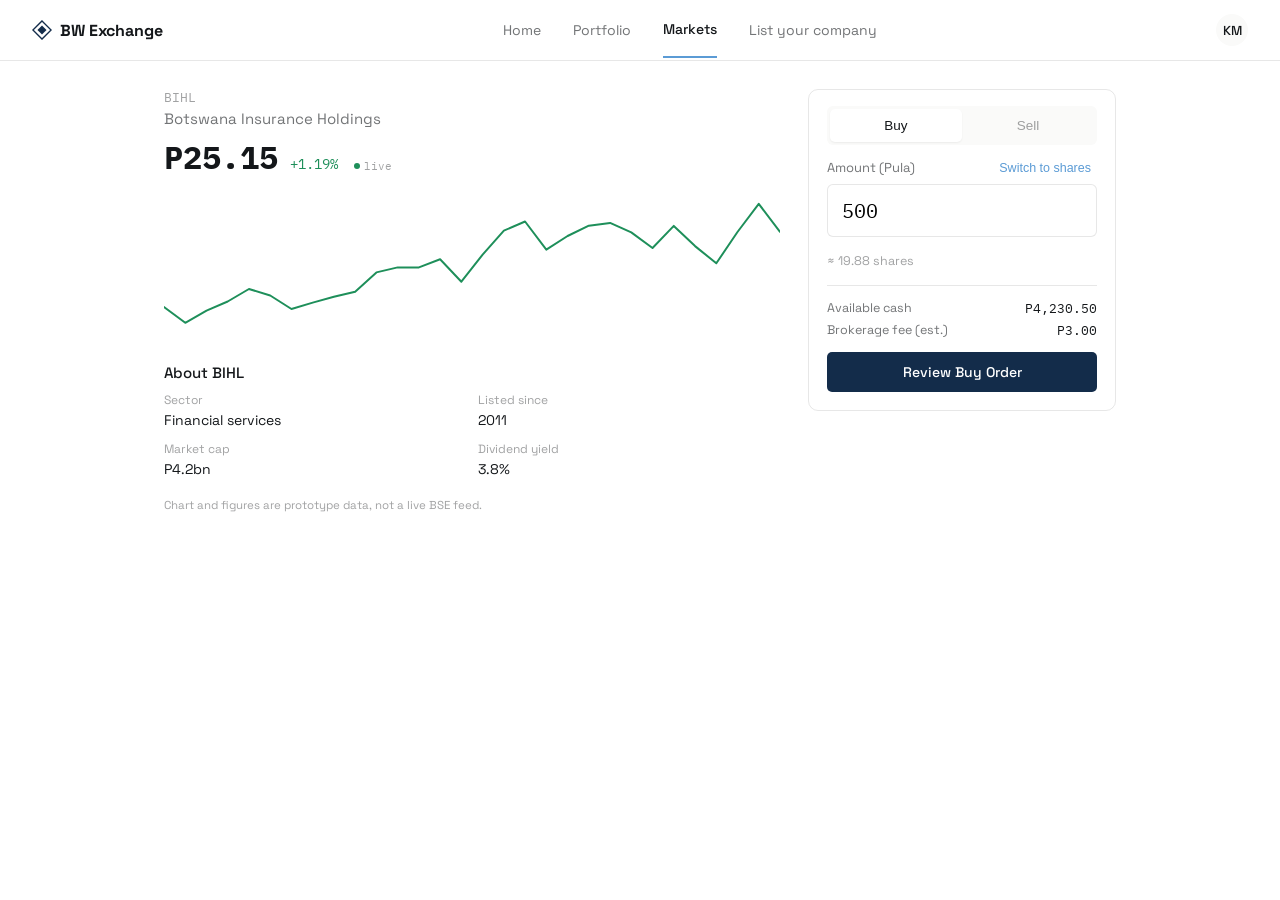
<file: trade.html>
<!DOCTYPE html>
<html lang="en">
<head>
<meta charset="UTF-8" />
<meta name="viewport" content="width=device-width, initial-scale=1.0" />
<title>BW Exchange — Trade</title>
<link rel="stylesheet" href="style.css" />
<style>
  .grid-main { display: grid; grid-template-columns: 1fr; gap: 28px; }
  @media (min-width: 760px) { .grid-main { grid-template-columns: 2fr 1fr; } }
  .sym-label { font-size: 12.5px; color: var(--text-muted); font-family: 'IBM Plex Mono', monospace; margin-bottom: 4px; }
  .sym-name { font-size: 15px; color: var(--text-secondary); margin-bottom: 8px; }
  .price-row { display: flex; align-items: baseline; gap: 12px; margin-bottom: 16px; }
  .price-row .price { font-size: 32px; font-weight: 700; font-family: 'IBM Plex Mono', monospace; }
  .price-row .chg { font-size: 14px; font-family: 'IBM Plex Mono', monospace; }
  .live-dot { display: flex; align-items: center; gap: 4px; margin-left: 4px; }
  .live-dot .dot { width: 6px; height: 6px; border-radius: 50%; background: var(--green); display: inline-block; }
  .live-dot span.label { font-size: 10.5px; color: var(--text-muted); font-family: 'IBM Plex Mono', monospace; }
  .about-grid { display: grid; grid-template-columns: 1fr 1fr; gap: 12px; margin-bottom: 20px; }
  .about-grid .k { font-size: 12px; color: var(--text-muted); }
  .about-grid .v { font-size: 14px; margin-top: 3px; }
  .order-card { border: 1px solid var(--border); border-radius: 10px; padding: 16px 18px 18px; position: sticky; top: 88px; }
  .side-toggle { display: flex; margin-bottom: 14px; border-radius: 6px; background: var(--off-white); padding: 3px; }
  .side-toggle button { flex: 1; padding: 9px 0; border-radius: 5px; border: none; cursor: pointer; font-size: 13.5px; font-weight: 500; text-transform: capitalize; background: transparent; color: var(--text-muted); }
  .side-toggle button.active { background: var(--white); color: var(--black); box-shadow: 0 1px 2px rgba(0,0,0,0.06); }
  .amount-row { display: flex; align-items: center; justify-content: space-between; margin-bottom: 8px; }
  .amount-row .lbl { font-size: 13px; color: var(--text-secondary); }
  .amount-row button { background: none; border: none; color: var(--flag-blue); font-size: 12.5px; cursor: pointer; }
  .amount-input { width: 100%; padding: 12px 14px; border-radius: 6px; border: 1px solid var(--border); font-size: 20px; font-family: 'IBM Plex Mono', monospace; outline: none; box-sizing: border-box; margin-bottom: 6px; }
  .amount-input.error-input { border-color: var(--red); }
  .approx { font-size: 12.5px; color: var(--text-muted); margin-bottom: 16px; }
  .order-summary { border-top: 1px solid var(--border); padding-top: 14px; margin-bottom: 14px; }
  .order-summary .row { display: flex; align-items: center; justify-content: space-between; font-size: 12.5px; color: var(--text-secondary); margin-bottom: 6px; }
  .order-summary .row span.mono { color: var(--black); }
  .order-error { color: var(--red); font-size: 12.5px; margin-bottom: 10px; }
</style>
</head>
<body>

<nav class="nav">
  <a href="index.html" class="nav-logo">
    <svg width="20" height="20" viewBox="0 0 22 22"><polygon points="11,1 21,11 11,21 1,11" fill="none" stroke="#132C4A" stroke-width="1.5"/><polygon points="11,6 16,11 11,16 6,11" fill="#132C4A"/></svg>
    BW Exchange
  </a>
  <div class="nav-links">
    <a href="index.html">Home</a>
    <a href="dashboard.html">Portfolio</a>
    <a href="trade.html" class="active">Markets</a>
    <a href="listing-request.html">List your company</a>
  </div>
  <div class="nav-right">
    <div class="avatar">KM</div>
    <button class="nav-toggle" id="nav-toggle" aria-label="Menu">
      <svg width="22" height="22" viewBox="0 0 22 22"><line x1="3" y1="6" x2="19" y2="6" stroke="#14171A" stroke-width="1.6"/><line x1="3" y1="11" x2="19" y2="11" stroke="#14171A" stroke-width="1.6"/><line x1="3" y1="16" x2="19" y2="16" stroke="#14171A" stroke-width="1.6"/></svg>
    </button>
  </div>
  <div class="nav-dropdown" id="nav-dropdown">
    <a href="index.html">Home</a>
    <a href="dashboard.html">Portfolio</a>
    <a href="trade.html" class="active">Markets</a>
    <a href="listing-request.html">List your company</a>
  </div>
</nav>

<div class="container">
  <div class="grid-main">
    <div>
      <div class="sym-label">BIHL</div>
      <div class="sym-name">Botswana Insurance Holdings</div>
      <div class="price-row">
        <div class="price" id="price">P0.00</div>
        <div class="chg" id="chg"></div>
        <div class="live-dot"><span class="dot"></span><span class="label">live</span></div>
      </div>
      <svg width="100%" height="140" viewBox="0 0 620 140" preserveAspectRatio="none" style="margin-bottom:24px">
        <path id="chart-path" fill="none" stroke-width="2" stroke-linecap="round" stroke-linejoin="round" />
      </svg>
      <div class="section-title" style="font-size:15px;font-weight:500;margin-bottom:10px">About BIHL</div>
      <div class="about-grid">
        <div><div class="k">Sector</div><div class="v">Financial services</div></div>
        <div><div class="k">Listed since</div><div class="v">2011</div></div>
        <div><div class="k">Market cap</div><div class="v">P4.2bn</div></div>
        <div><div class="k">Dividend yield</div><div class="v">3.8%</div></div>
      </div>
      <div style="font-size:11.5px;color:var(--text-muted)">Chart and figures are prototype data, not a live BSE feed.</div>
    </div>

    <div>
      <div class="order-card">
        <div class="side-toggle" id="side-toggle">
          <button data-side="buy" class="active">Buy</button>
          <button data-side="sell">Sell</button>
        </div>

        <div class="amount-row">
          <span class="lbl" id="amount-label">Amount (Pula)</span>
          <button id="mode-switch">Switch to shares</button>
        </div>
        <input class="amount-input" id="amount-input" value="500" />
        <div class="order-error" id="order-error"></div>
        <div class="approx" id="approx"></div>

        <div class="order-summary">
          <div class="row"><span id="summary-label">Available cash</span><span class="mono" id="summary-value"></span></div>
          <div class="row"><span>Brokerage fee (est.)</span><span class="mono" id="fee-value"></span></div>
        </div>

        <button class="btn btn-primary" style="width:100%;text-transform:capitalize" id="review-btn">Review buy order</button>
      </div>
    </div>
  </div>
</div>

<script>
document.getElementById("nav-toggle").addEventListener("click", () => {
  document.getElementById("nav-dropdown").classList.toggle("open");
});

const BASE_PRICE = 24.85;
const AVAILABLE_CASH = 4230.5;
const HELD_SHARES = 40;

function makeHistory(base, len = 30) {
  const h = [base];
  for (let i = 1; i < len; i++) h.push(Math.max(0.5, h[i - 1] + (Math.random() - 0.49) * base * 0.01));
  return h;
}
let history = makeHistory(BASE_PRICE);
let side = "buy";
let mode = "amount";

function money(n) {
  return "P" + n.toLocaleString("en-BW", { minimumFractionDigits: 2, maximumFractionDigits: 2 });
}
function pathFromHistory(h, w = 620, hgt = 140) {
  const min = Math.min(...h), max = Math.max(...h), range = max - min || 1;
  const step = w / (h.length - 1);
  return h.map((v, i) => `${i === 0 ? "M" : "L"}${(i * step).toFixed(1)},${(hgt - ((v - min) / range) * hgt * 0.85 - hgt * 0.08).toFixed(1)}`).join(" ");
}

function renderPrice() {
  const price = history[history.length - 1];
  const chg = ((price - history[0]) / history[0]) * 100;
  const up = chg >= 0;
  const color = up ? "var(--green)" : "var(--red)";
  document.getElementById("price").textContent = money(price);
  const chgEl = document.getElementById("chg");
  chgEl.textContent = `${up ? "+" : ""}${chg.toFixed(2)}%`;
  chgEl.style.color = color;
  document.getElementById("chart-path").setAttribute("d", pathFromHistory(history));
  document.getElementById("chart-path").setAttribute("stroke", color);
  renderOrder();
}

setInterval(() => {
  const last = history[history.length - 1];
  const next = Math.max(0.5, last + (Math.random() - 0.49) * last * 0.012);
  history = [...history.slice(1), next];
  renderPrice();
}, 1400);

document.querySelectorAll("#side-toggle button").forEach((b) => {
  b.addEventListener("click", () => {
    document.querySelectorAll("#side-toggle button").forEach((x) => x.classList.remove("active"));
    b.classList.add("active");
    side = b.dataset.side;
    document.getElementById("review-btn").textContent = "Review " + side + " order";
    document.getElementById("order-error").textContent = "";
    renderOrder();
  });
});

document.getElementById("mode-switch").addEventListener("click", () => {
  mode = mode === "amount" ? "shares" : "amount";
  document.getElementById("amount-label").textContent = mode === "amount" ? "Amount (Pula)" : "Number of shares";
  document.getElementById("mode-switch").textContent = "Switch to " + (mode === "amount" ? "shares" : "amount");
  document.getElementById("amount-input").value = "";
  renderOrder();
});

document.getElementById("amount-input").addEventListener("input", (e) => {
  e.target.value = e.target.value.replace(/[^0-9.]/g, "");
  document.getElementById("order-error").textContent = "";
  document.getElementById("amount-input").classList.remove("error-input");
  renderOrder();
});

function renderOrder() {
  const price = history[history.length - 1];
  const numAmount = parseFloat(document.getElementById("amount-input").value) || 0;
  const shares = mode === "amount" ? numAmount / price : numAmount;
  const total = mode === "amount" ? numAmount : numAmount * price;

  document.getElementById("approx").textContent = mode === "amount" ? `≈ ${shares.toFixed(2)} shares` : `≈ ${money(total)}`;
  document.getElementById("summary-label").textContent = side === "buy" ? "Available cash" : "Shares held";
  document.getElementById("summary-value").textContent = side === "buy" ? money(AVAILABLE_CASH) : `${HELD_SHARES} shares`;
  document.getElementById("fee-value").textContent = money(total * 0.006);
}

document.getElementById("review-btn").addEventListener("click", () => {
  const price = history[history.length - 1];
  const input = document.getElementById("amount-input");
  const numAmount = parseFloat(input.value) || 0;
  const shares = mode === "amount" ? numAmount / price : numAmount;
  const total = mode === "amount" ? numAmount : numAmount * price;
  const errEl = document.getElementById("order-error");

  if (numAmount <= 0) { errEl.textContent = "Enter an amount greater than zero"; input.classList.add("error-input"); return; }
  if (side === "buy" && total > AVAILABLE_CASH) { errEl.textContent = `That's more than your available cash (${money(AVAILABLE_CASH)})`; input.classList.add("error-input"); return; }
  if (side === "sell" && shares > HELD_SHARES) { errEl.textContent = `You only hold ${HELD_SHARES} shares of BIHL`; input.classList.add("error-input"); return; }

  errEl.textContent = "";
  alert(`Order preview — this is a prototype, no real order placed.\n\n${side.toUpperCase()} ${shares.toFixed(2)} BIHL for ${money(total)}`);
});

renderPrice();
</script>
</body>
</html>
</file>
<file: style.css>
@import url('https://fonts.googleapis.com/css2?family=Space+Grotesk:wght@400;500;700&family=IBM+Plex+Mono:wght@400;500&display=swap');

:root {
  --navy: #132C4A;
  --navy-deep: #0C1F35;
  --flag-blue: #5B9BD5;
  --black: #14171A;
  --white: #FFFFFF;
  --off-white: #FAFAF9;
  --text-secondary: rgba(20,23,26,0.6);
  --text-muted: rgba(20,23,26,0.4);
  --border: rgba(20,23,26,0.1);
  --green: #1E8F5A;
  --red: #C24C3E;
}

* { box-sizing: border-box; }

body {
  margin: 0;
  background: var(--white);
  color: var(--black);
  font-family: 'Space Grotesk', sans-serif;
}

.mono { font-family: 'IBM Plex Mono', monospace; }

a { text-decoration: none; color: inherit; }

/* Nav, shared across every page */
.nav {
  display: flex;
  align-items: center;
  justify-content: space-between;
  padding: 14px 32px;
  border-bottom: 1px solid var(--border);
  position: sticky;
  top: 0;
  background: var(--white);
  z-index: 20;
}
.nav-logo { display: flex; align-items: center; gap: 8px; font-weight: 700; font-size: 16px; }
.nav-links { display: flex; align-items: center; gap: 32px; font-size: 14px; color: var(--text-secondary); }
.nav-links a.active { color: var(--black); font-weight: 500; border-bottom: 2px solid var(--flag-blue); padding-bottom: 18px; margin-bottom: -18px; }
.nav-right { display: flex; align-items: center; gap: 12px; }
.avatar { width: 32px; height: 32px; border-radius: 50%; background: var(--off-white); display: flex; align-items: center; justify-content: center; font-size: 13px; font-weight: 500; }

.nav-toggle {
  display: none;
  background: none;
  border: none;
  cursor: pointer;
  padding: 6px;
}

.nav-dropdown {
  display: none;
  flex-direction: column;
  position: absolute;
  top: 100%;
  left: 0;
  right: 0;
  background: var(--white);
  border-bottom: 1px solid var(--border);
  padding: 4px 24px 8px;
  z-index: 19;
  box-shadow: 0 8px 16px rgba(0,0,0,0.06);
}
.nav-dropdown.open { display: flex; }
.nav-dropdown a {
  padding: 14px 0;
  border-bottom: 1px solid var(--border);
  font-size: 15px;
  color: var(--black);
}
.nav-dropdown a:last-child { border-bottom: none; }
.nav-dropdown a.active { color: var(--navy); font-weight: 500; }

@media (max-width: 760px) {
  .nav-links { display: none; }
  .nav-toggle { display: block; }
}

/* Buttons */
.btn {
  font-family: 'Space Grotesk', sans-serif;
  font-weight: 500;
  font-size: 14px;
  padding: 11px 20px;
  border-radius: 5px;
  border: none;
  cursor: pointer;
  display: inline-block;
}
.btn-primary { background: var(--navy); color: var(--white); }
.btn-ghost { background: transparent; color: var(--black); border: 1px solid var(--border); }
.btn-text { background: none; border: none; color: var(--black); font-size: 14px; cursor: pointer; }
.btn:disabled { opacity: 0.5; cursor: not-allowed; }

/* Layout helpers */
.container { max-width: 1000px; margin: 0 auto; padding: 28px 24px 48px; }
.container-narrow { max-width: 460px; margin: 0 auto; padding: 36px 24px; }
.container-form { max-width: 620px; margin: 0 auto; padding: 36px 24px 48px; }
.footer { text-align: center; padding: 40px 24px 24px; color: var(--text-muted); font-size: 12px; }

/* Form fields */
.field { margin-bottom: 14px; }
.field label { display: block; font-size: 13px; color: var(--text-secondary); margin-bottom: 6px; }
.field input, .field select, .field textarea {
  width: 100%;
  padding: 11px 13px;
  border-radius: 5px;
  border: 1px solid var(--border);
  font-size: 15px;
  font-family: 'Space Grotesk', sans-serif;
  color: var(--black);
  outline: none;
  background: var(--white);
}
.field textarea { resize: vertical; }
.field .hint { font-size: 12px; color: var(--text-muted); margin-top: 6px; }
.field .error { font-size: 12.5px; color: var(--red); margin-top: 6px; }
.field input.error-input, .field select.error-input, .field textarea.error-input { border-color: var(--red); }

.upload-slot {
  border: 1.5px dashed var(--border);
  border-radius: 6px;
  padding: 18px 16px;
  text-align: center;
  color: var(--text-muted);
  font-size: 13px;
  cursor: pointer;
  margin-bottom: 10px;
}

.phone-input { display: flex; align-items: center; border: 1px solid var(--border); border-radius: 5px; overflow: hidden; }
.phone-input span { padding: 11px 0 11px 13px; color: var(--text-muted); font-family: 'IBM Plex Mono', monospace; font-size: 15px; }
.phone-input input { border: none !important; padding: 11px 13px 11px 8px !important; }
</file>
